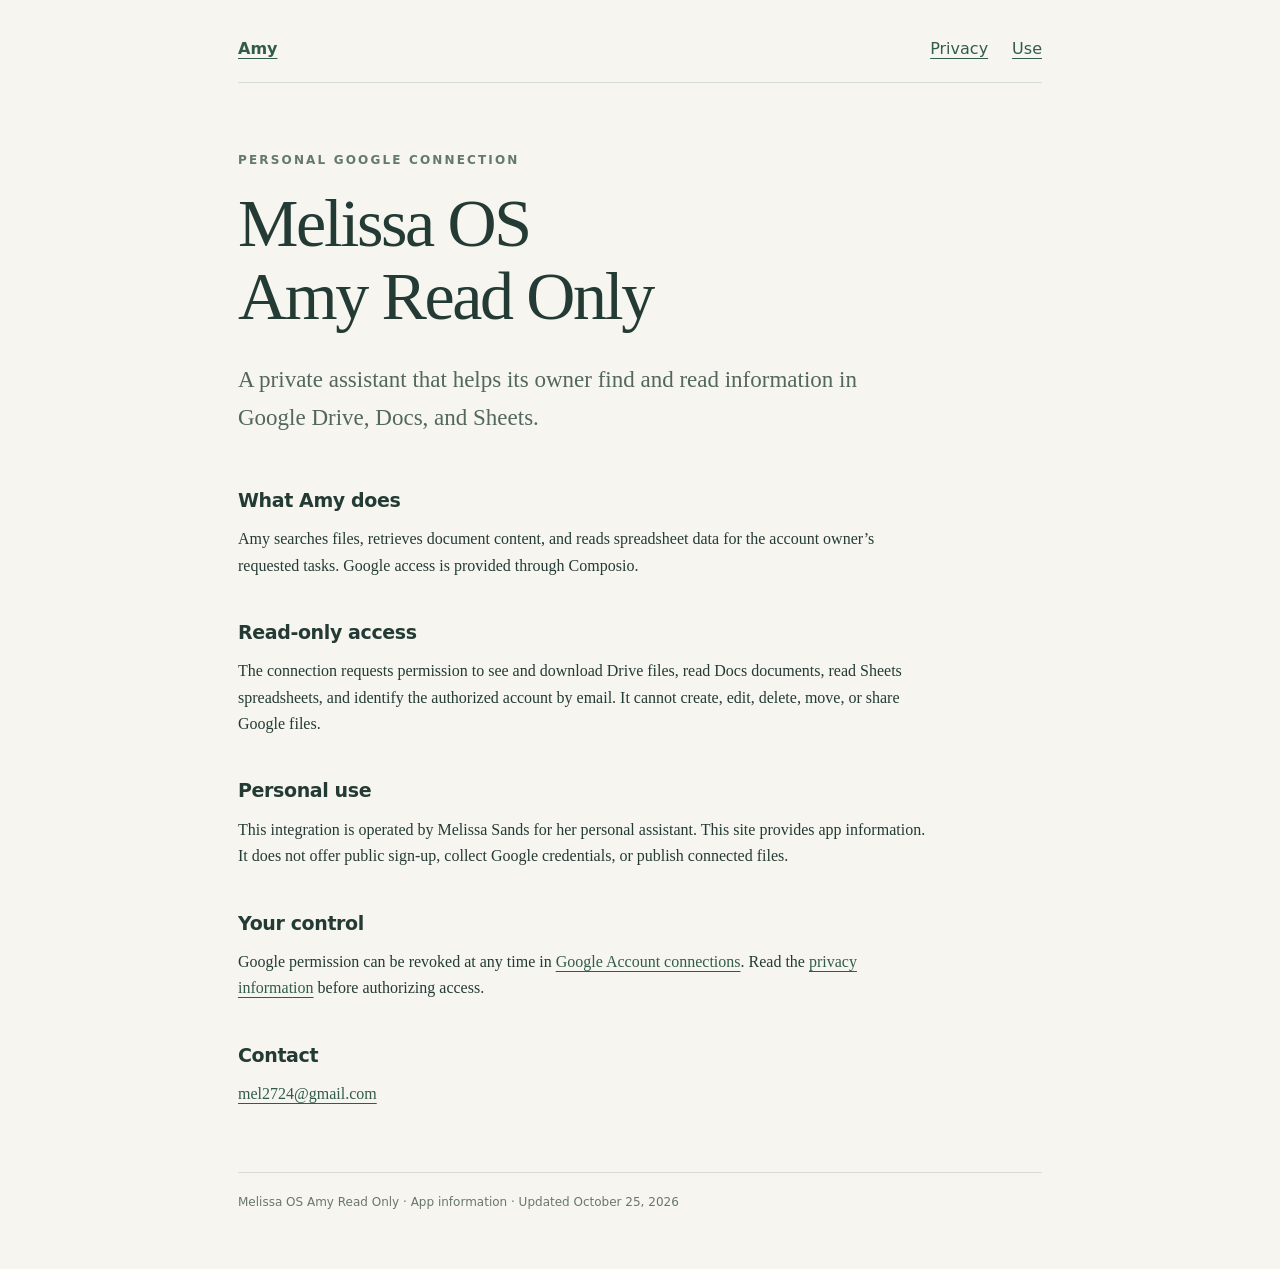
<file: index.html>
<!doctype html><html lang="en"><meta charset="utf-8"><meta name="viewport" content="width=device-width, initial-scale=1"><meta name="robots" content="noindex"><title>Melissa OS Amy Read Only</title><link rel="stylesheet" href="style.css"><body><main><nav><a href="index.html">Amy</a><span><a href="privacy.html">Privacy</a><a href="terms.html">Use</a></span></nav><p class="eyebrow">PERSONAL GOOGLE CONNECTION</p><h1>Melissa OS<br>Amy Read Only</h1><p class="intro">A private assistant that helps its owner find and read information in Google Drive, Docs, and Sheets.</p><section><h2>What Amy does</h2><p>Amy searches files, retrieves document content, and reads spreadsheet data for the account owner’s requested tasks. Google access is provided through Composio.</p><h2>Read-only access</h2><p>The connection requests permission to see and download Drive files, read Docs documents, read Sheets spreadsheets, and identify the authorized account by email. It cannot create, edit, delete, move, or share Google files.</p><h2>Personal use</h2><p>This integration is operated by Melissa Sands for her personal assistant. This site provides app information. It does not offer public sign-up, collect Google credentials, or publish connected files.</p><h2>Your control</h2><p>Google permission can be revoked at any time in <a href="https://myaccount.google.com/connections">Google Account connections</a>. Read the <a href="privacy.html">privacy information</a> before authorizing access.</p><h2>Contact</h2><p><a href="mailto:mel2724@gmail.com">mel2724@gmail.com</a></p></section><footer>Melissa OS Amy Read Only · App information · Updated October 25, 2026</footer></main></body></html>
</file>
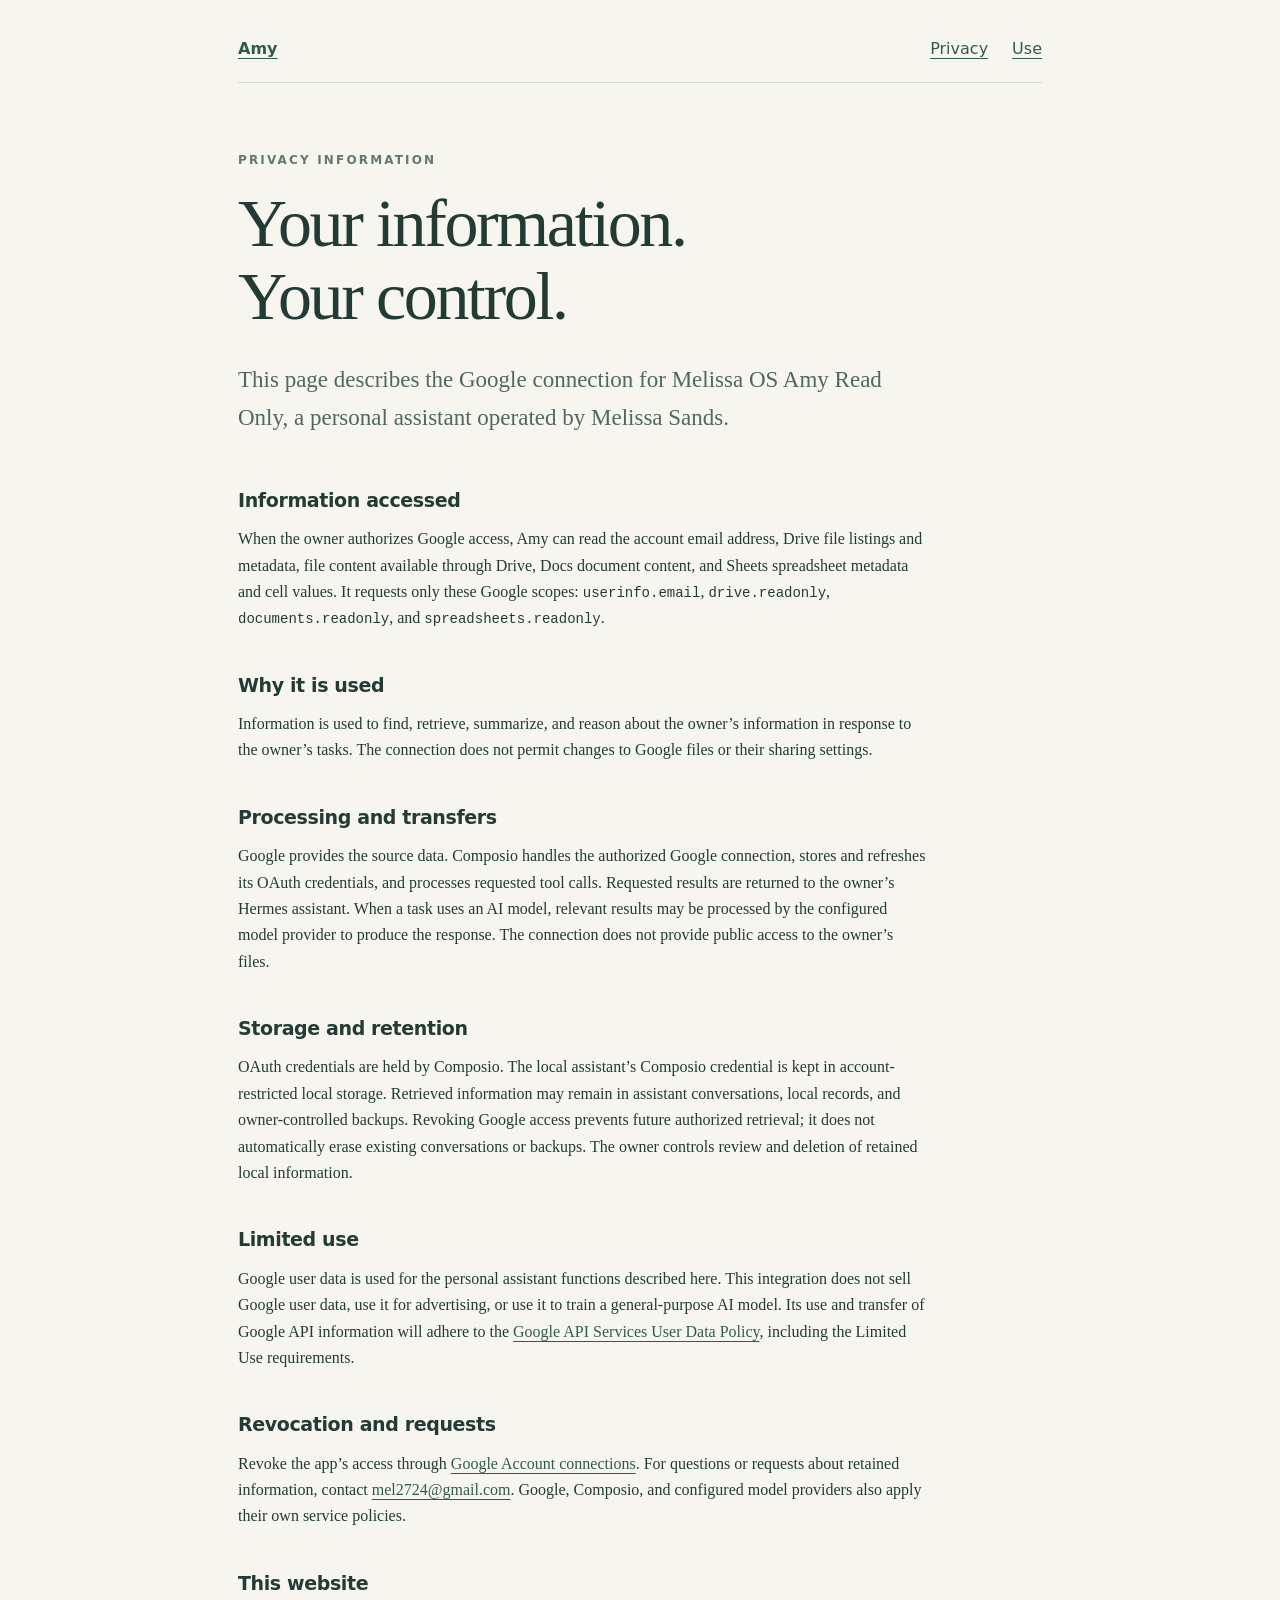
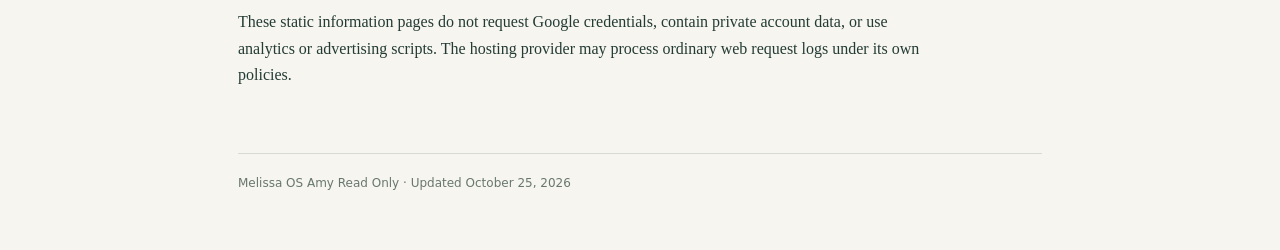
<file: privacy.html>
<!doctype html><html lang="en"><meta charset="utf-8"><meta name="viewport" content="width=device-width, initial-scale=1"><meta name="robots" content="noindex"><title>Privacy — Melissa OS Amy Read Only</title><link rel="stylesheet" href="style.css"><body><main><nav><a href="index.html">Amy</a><span><a href="privacy.html">Privacy</a><a href="terms.html">Use</a></span></nav><p class="eyebrow">PRIVACY INFORMATION</p><h1>Your information.<br>Your control.</h1><p class="intro">This page describes the Google connection for Melissa OS Amy Read Only, a personal assistant operated by Melissa Sands.</p><section><h2>Information accessed</h2><p>When the owner authorizes Google access, Amy can read the account email address, Drive file listings and metadata, file content available through Drive, Docs document content, and Sheets spreadsheet metadata and cell values. It requests only these Google scopes: <code>userinfo.email</code>, <code>drive.readonly</code>, <code>documents.readonly</code>, and <code>spreadsheets.readonly</code>.</p><h2>Why it is used</h2><p>Information is used to find, retrieve, summarize, and reason about the owner’s information in response to the owner’s tasks. The connection does not permit changes to Google files or their sharing settings.</p><h2>Processing and transfers</h2><p>Google provides the source data. Composio handles the authorized Google connection, stores and refreshes its OAuth credentials, and processes requested tool calls. Requested results are returned to the owner’s Hermes assistant. When a task uses an AI model, relevant results may be processed by the configured model provider to produce the response. The connection does not provide public access to the owner’s files.</p><h2>Storage and retention</h2><p>OAuth credentials are held by Composio. The local assistant’s Composio credential is kept in account-restricted local storage. Retrieved information may remain in assistant conversations, local records, and owner-controlled backups. Revoking Google access prevents future authorized retrieval; it does not automatically erase existing conversations or backups. The owner controls review and deletion of retained local information.</p><h2>Limited use</h2><p>Google user data is used for the personal assistant functions described here. This integration does not sell Google user data, use it for advertising, or use it to train a general-purpose AI model. Its use and transfer of Google API information will adhere to the <a href="https://developers.google.com/terms/api-services-user-data-policy">Google API Services User Data Policy</a>, including the Limited Use requirements.</p><h2>Revocation and requests</h2><p>Revoke the app’s access through <a href="https://myaccount.google.com/connections">Google Account connections</a>. For questions or requests about retained information, contact <a href="mailto:mel2724@gmail.com">mel2724@gmail.com</a>. Google, Composio, and configured model providers also apply their own service policies.</p><h2>This website</h2><p>These static information pages do not request Google credentials, contain private account data, or use analytics or advertising scripts. The hosting provider may process ordinary web request logs under its own policies.</p></section><footer>Melissa OS Amy Read Only · Updated October 25, 2026</footer></main></body></html>
</file>
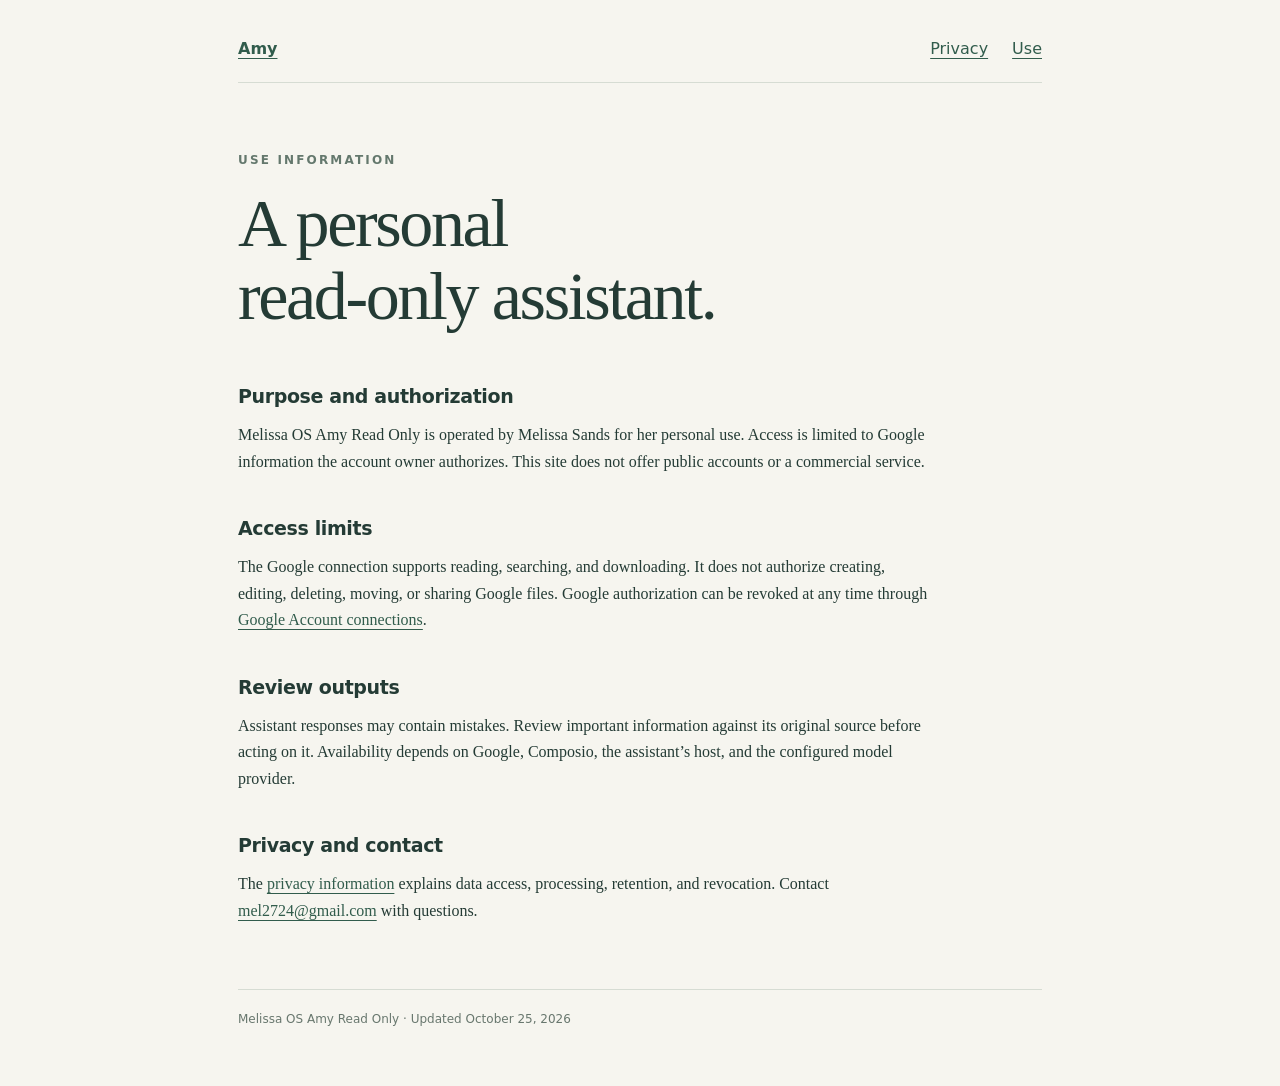
<file: terms.html>
<!doctype html><html lang="en"><meta charset="utf-8"><meta name="viewport" content="width=device-width, initial-scale=1"><meta name="robots" content="noindex"><title>Use — Melissa OS Amy Read Only</title><link rel="stylesheet" href="style.css"><body><main><nav><a href="index.html">Amy</a><span><a href="privacy.html">Privacy</a><a href="terms.html">Use</a></span></nav><p class="eyebrow">USE INFORMATION</p><h1>A personal<br>read-only assistant.</h1><section><h2>Purpose and authorization</h2><p>Melissa OS Amy Read Only is operated by Melissa Sands for her personal use. Access is limited to Google information the account owner authorizes. This site does not offer public accounts or a commercial service.</p><h2>Access limits</h2><p>The Google connection supports reading, searching, and downloading. It does not authorize creating, editing, deleting, moving, or sharing Google files. Google authorization can be revoked at any time through <a href="https://myaccount.google.com/connections">Google Account connections</a>.</p><h2>Review outputs</h2><p>Assistant responses may contain mistakes. Review important information against its original source before acting on it. Availability depends on Google, Composio, the assistant’s host, and the configured model provider.</p><h2>Privacy and contact</h2><p>The <a href="privacy.html">privacy information</a> explains data access, processing, retention, and revocation. Contact <a href="mailto:mel2724@gmail.com">mel2724@gmail.com</a> with questions.</p></section><footer>Melissa OS Amy Read Only · Updated October 25, 2026</footer></main></body></html>
</file>
<file: style.css>
:root{font-family:Georgia,serif;color:#243b35;background:#f6f5ef;line-height:1.65}*{box-sizing:border-box}body{margin:0}main{max-width:880px;margin:auto;padding:36px 38px 60px}nav{display:flex;justify-content:space-between;border-bottom:1px solid #d6dcd3;padding-bottom:20px;font-family:system-ui,sans-serif}nav>a{font-weight:700}nav span{display:flex;gap:24px}a{color:#315c4c;text-underline-offset:4px}.eyebrow{font:600 12px system-ui,sans-serif;letter-spacing:.18em;margin-top:70px;color:#64786d}h1{font-size:clamp(40px,7vw,68px);font-weight:400;line-height:1.07;letter-spacing:-.035em;margin:20px 0 28px}.intro{font-size:23px;max-width:680px;color:#52675d}section{max-width:690px;margin-top:48px}h2{font-family:system-ui,sans-serif;font-size:19px;letter-spacing:-.02em;margin:38px 0 10px}p{margin:10px 0 20px}code{font-size:14px;overflow-wrap:anywhere}footer{font:12px system-ui,sans-serif;color:#68776e;margin-top:65px;border-top:1px solid #d6dcd3;padding-top:22px}@media(max-width:520px){main{padding:26px 24px}.eyebrow{margin-top:48px}.intro{font-size:21px}}
</file>
